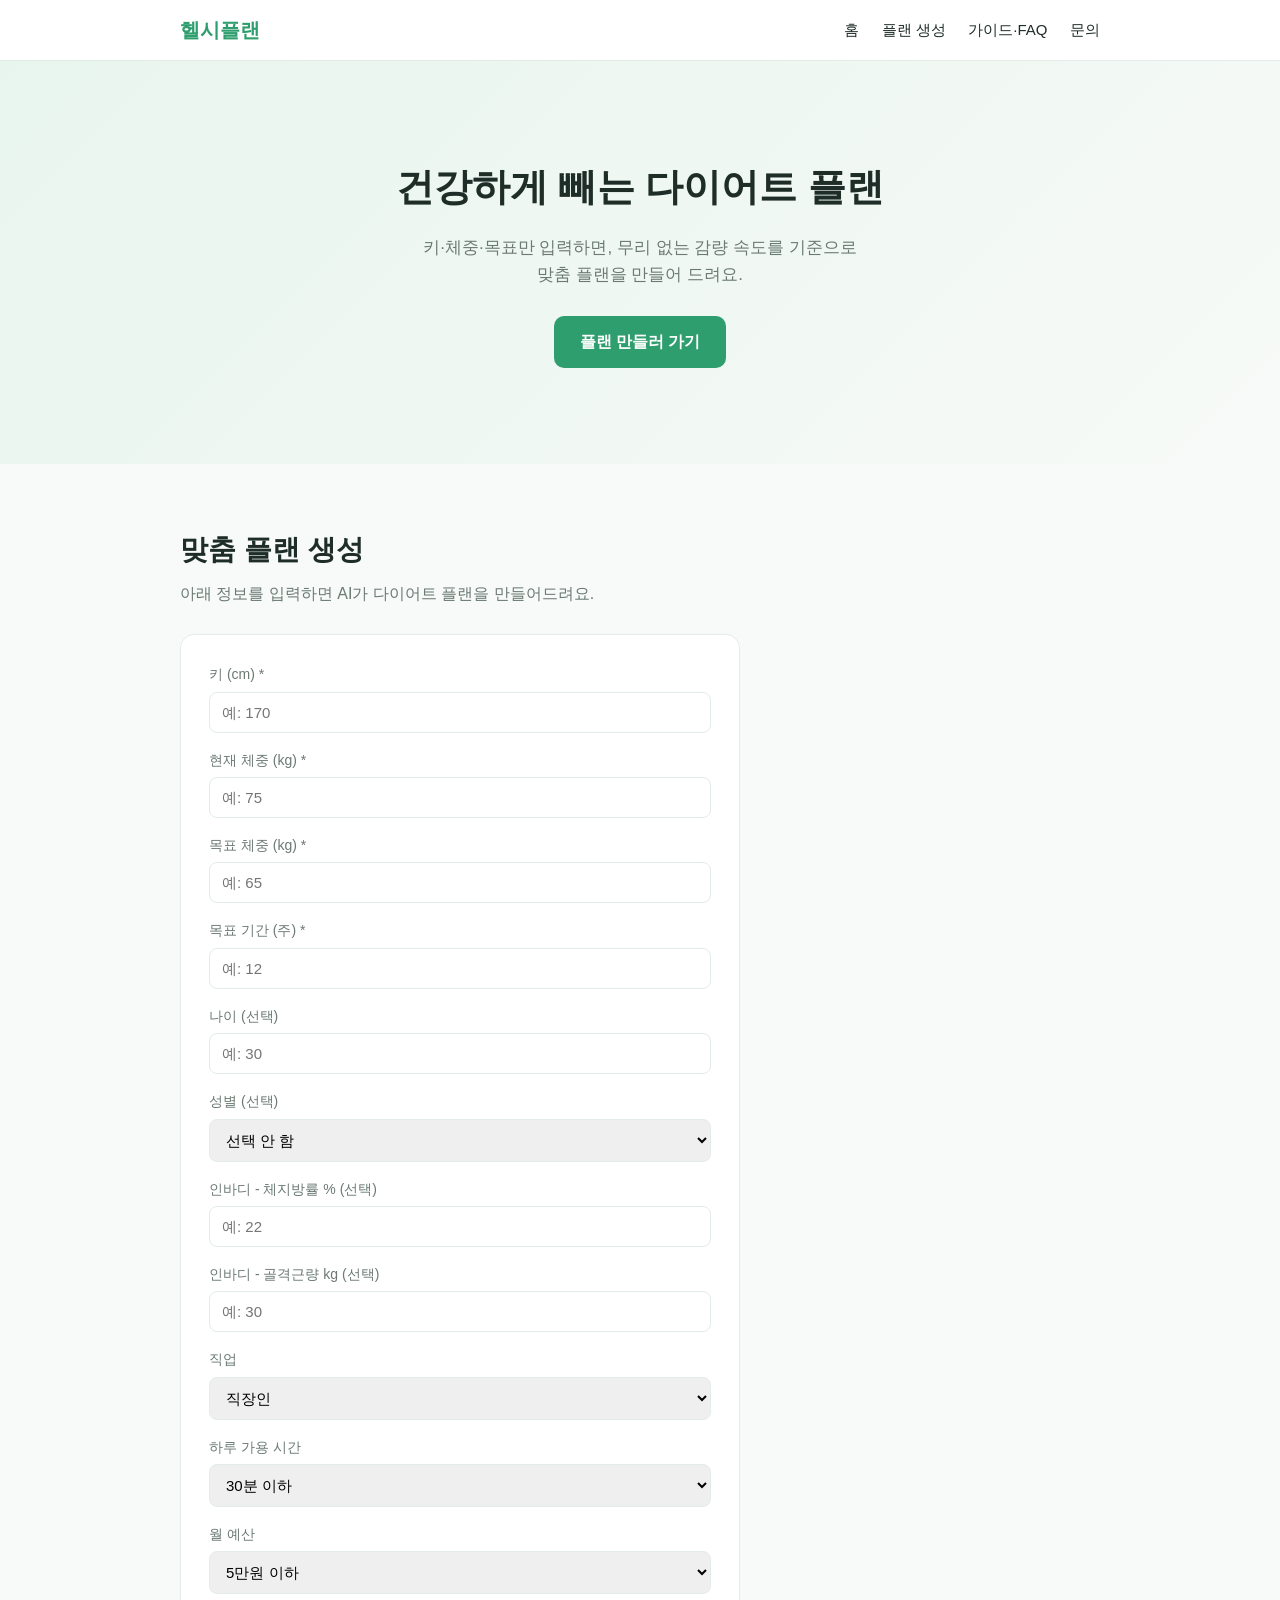
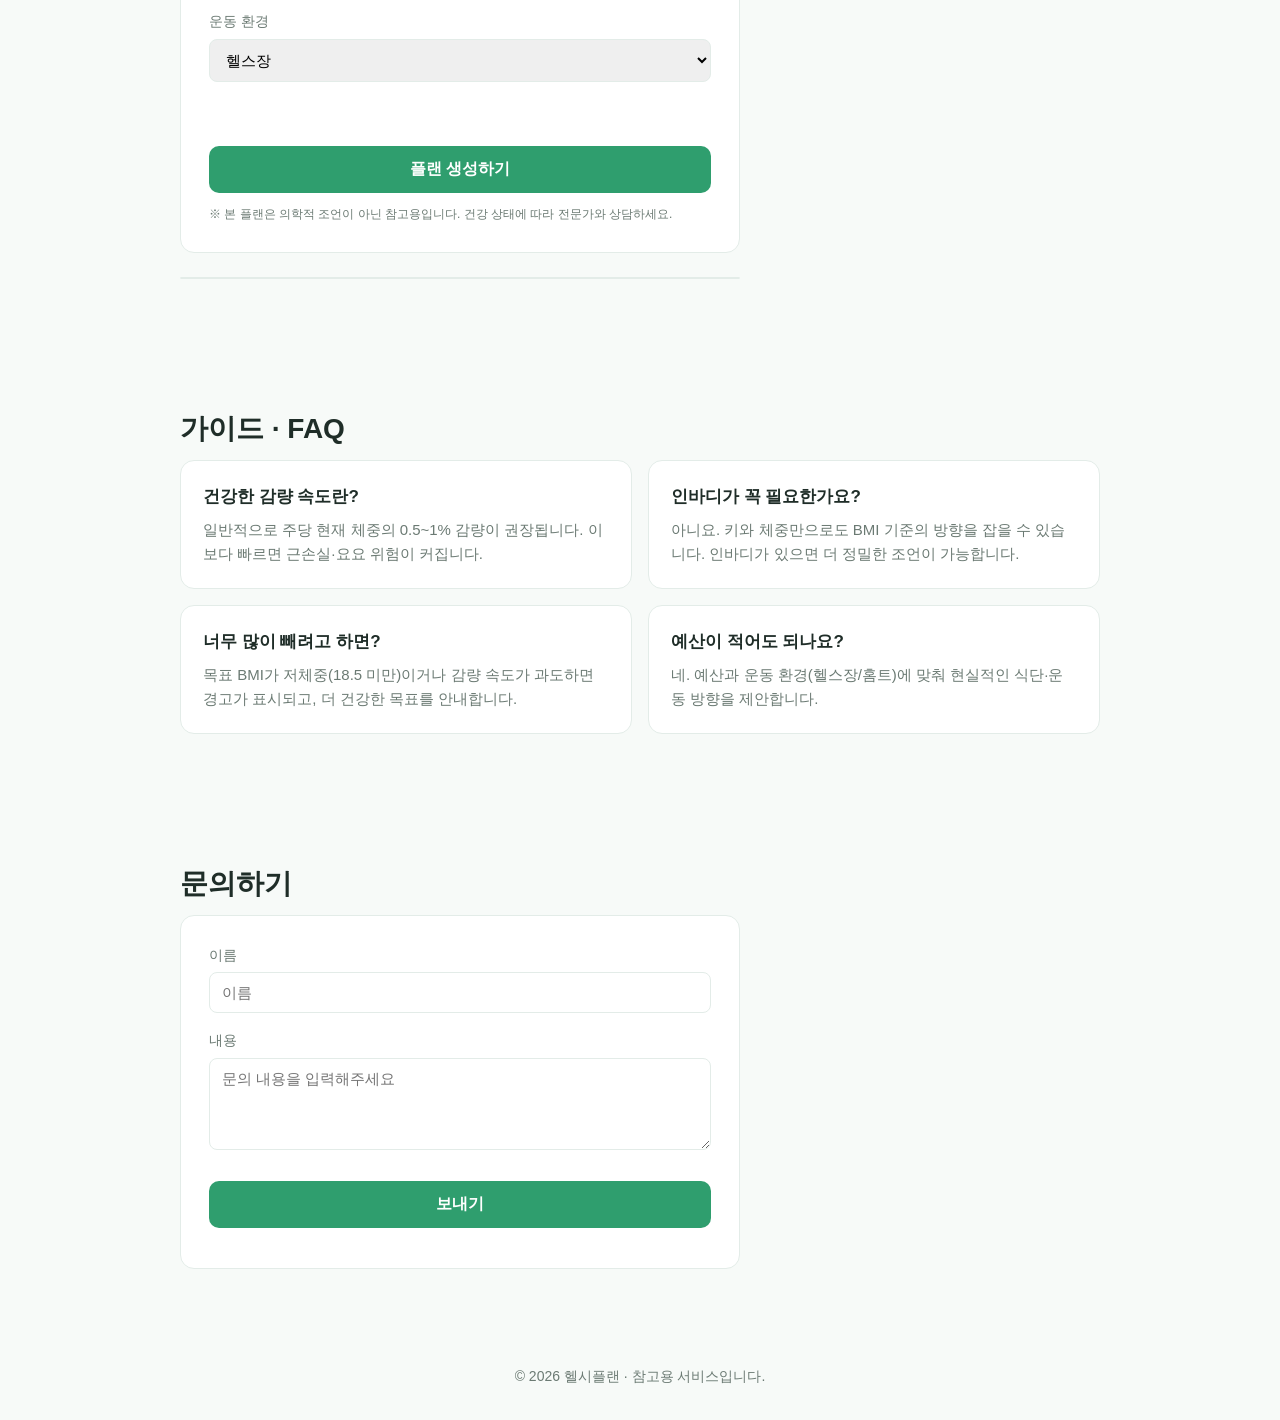
<file: index.html>
<!DOCTYPE html>
<html lang="ko">
<head>
  <meta charset="UTF-8" />
  <meta name="viewport" content="width=device-width, initial-scale=1.0" />
  <title>헬시플랜 — 건강한 다이어트 플랜</title>
  <link rel="stylesheet" href="css/style.css" />
</head>
<body>
  <!-- 네비게이션 -->
  <header class="nav">
    <div class="nav__inner">
      <a href="#hero" class="nav__logo">헬시플랜</a>
      <nav class="nav__menu">
        <a href="#hero">홈</a>
        <a href="#plan">플랜 생성</a>
        <a href="#guide">가이드·FAQ</a>
        <a href="#contact">문의</a>
      </nav>
    </div>
  </header>

  <!-- 1. 메인 (Hero) -->
  <section id="hero" class="hero">
    <div class="hero__content">
      <h1>건강하게 빼는 다이어트 플랜</h1>
      <p>키·체중·목표만 입력하면, 무리 없는 감량 속도를 기준으로<br />맞춤 플랜을 만들어 드려요.</p>
      <a href="#plan" class="btn btn--primary">플랜 만들러 가기</a>
    </div>
  </section>

  <!-- 2. 플랜 생성 (AI) -->
  <section id="plan" class="plan">
    <h2>맞춤 플랜 생성</h2>
    <p class="section__desc">아래 정보를 입력하면 AI가 다이어트 플랜을 만들어드려요.</p>

    <div class="form">
      <div class="form__row">
        <label>키 (cm) *</label>
        <input type="number" id="height" placeholder="예: 170" />
      </div>
      <div class="form__row">
        <label>현재 체중 (kg) *</label>
        <input type="number" id="weight" placeholder="예: 75" />
      </div>
      <div class="form__row">
        <label>목표 체중 (kg) *</label>
        <input type="number" id="target" placeholder="예: 65" />
      </div>
      <div class="form__row">
        <label>목표 기간 (주) *</label>
        <input type="number" id="weeks" placeholder="예: 12" />
      </div>

      <div class="form__row">
        <label>나이 (선택)</label>
        <input type="number" id="age" placeholder="예: 30" />
      </div>
      <div class="form__row">
        <label>성별 (선택)</label>
        <select id="gender">
          <option value="">선택 안 함</option>
          <option value="남성">남성</option>
          <option value="여성">여성</option>
        </select>
      </div>
      <div class="form__row">
        <label>인바디 - 체지방률 % (선택)</label>
        <input type="number" id="bodyfat" placeholder="예: 22" />
      </div>
      <div class="form__row">
        <label>인바디 - 골격근량 kg (선택)</label>
        <input type="number" id="muscle" placeholder="예: 30" />
      </div>

      <div class="form__row">
        <label>직업</label>
        <select id="job">
          <option value="직장인">직장인</option>
          <option value="학생">학생</option>
          <option value="기타">기타</option>
        </select>
      </div>
      <div class="form__row">
        <label>하루 가용 시간</label>
        <select id="time">
          <option value="30분 이하">30분 이하</option>
          <option value="1시간">1시간</option>
          <option value="2시간 이상">2시간 이상</option>
        </select>
      </div>
      <div class="form__row">
        <label>월 예산</label>
        <select id="budget">
          <option value="5만원 이하">5만원 이하</option>
          <option value="5~15만원">5~15만원</option>
          <option value="15만원 이상">15만원 이상</option>
        </select>
      </div>
      <div class="form__row">
        <label>운동 환경</label>
        <select id="place">
          <option value="헬스장">헬스장</option>
          <option value="홈트">홈트</option>
        </select>
      </div>

      <div id="bmiBox" class="bmi-box"></div>

      <button id="generateBtn" class="btn btn--primary btn--full">플랜 생성하기</button>
      <p class="disclaimer">※ 본 플랜은 의학적 조언이 아닌 참고용입니다. 건강 상태에 따라 전문가와 상담하세요.</p>
    </div>

    <div id="result" class="result"></div>
  </section>

  <!-- 3. 가이드 / FAQ -->
  <section id="guide" class="guide">
    <h2>가이드 · FAQ</h2>
    <div class="guide__grid">
      <div class="card">
        <h3>건강한 감량 속도란?</h3>
        <p>일반적으로 주당 현재 체중의 0.5~1% 감량이 권장됩니다. 이보다 빠르면 근손실·요요 위험이 커집니다.</p>
      </div>
      <div class="card">
        <h3>인바디가 꼭 필요한가요?</h3>
        <p>아니요. 키와 체중만으로도 BMI 기준의 방향을 잡을 수 있습니다. 인바디가 있으면 더 정밀한 조언이 가능합니다.</p>
      </div>
      <div class="card">
        <h3>너무 많이 빼려고 하면?</h3>
        <p>목표 BMI가 저체중(18.5 미만)이거나 감량 속도가 과도하면 경고가 표시되고, 더 건강한 목표를 안내합니다.</p>
      </div>
      <div class="card">
        <h3>예산이 적어도 되나요?</h3>
        <p>네. 예산과 운동 환경(헬스장/홈트)에 맞춰 현실적인 식단·운동 방향을 제안합니다.</p>
      </div>
    </div>
  </section>

  <!-- 4. 문의하기 -->
  <section id="contact" class="contact">
    <h2>문의하기</h2>
    <div class="form">
      <div class="form__row">
        <label>이름</label>
        <input type="text" id="c_name" placeholder="이름" />
      </div>
      <div class="form__row">
        <label>내용</label>
        <textarea id="c_msg" rows="4" placeholder="문의 내용을 입력해주세요"></textarea>
      </div>
      <button id="contactBtn" class="btn btn--primary btn--full">보내기</button>
      <p id="contactMsg" class="contact__msg"></p>
    </div>
  </section>

  <footer class="footer">
    <p>© 2026 헬시플랜 · 참고용 서비스입니다.</p>
  </footer>

  <script src="js/main.js"></script>
</body>
</html>
</file>
<file: css/style.css>
* { margin: 0; padding: 0; box-sizing: border-box; }

:root {
  --green: #2f9e6e;
  --green-dark: #24805a;
  --bg: #f7faf8;
  --text: #1f2d28;
  --muted: #6b7a73;
  --card: #ffffff;
  --border: #e3ece8;
}

body {
  font-family: 'Segoe UI', 'Apple SD Gothic Neo', sans-serif;
  color: var(--text);
  background: var(--bg);
  line-height: 1.6;
}

/* 네비게이션 */
.nav {
  position: sticky; top: 0; z-index: 100;
  background: #fff; border-bottom: 1px solid var(--border);
}
.nav__inner {
  max-width: 960px; margin: 0 auto; padding: 14px 20px;
  display: flex; align-items: center; justify-content: space-between;
}
.nav__logo { font-weight: 700; font-size: 20px; color: var(--green); text-decoration: none; }
.nav__menu a {
  margin-left: 18px; text-decoration: none; color: var(--text); font-size: 15px;
}
.nav__menu a:hover { color: var(--green); }

/* 공통 섹션 */
section { max-width: 960px; margin: 0 auto; padding: 64px 20px; }
section h2 { font-size: 28px; margin-bottom: 8px; }
.section__desc { color: var(--muted); margin-bottom: 28px; }

/* Hero */
.hero {
  max-width: none; background: linear-gradient(135deg, #e8f5ee, #f7faf8);
  text-align: center; padding: 96px 20px;
}
.hero__content { max-width: 640px; margin: 0 auto; }
.hero h1 { font-size: 38px; margin-bottom: 16px; }
.hero p { color: var(--muted); font-size: 17px; margin-bottom: 28px; }

/* 버튼 */
.btn {
  display: inline-block; padding: 13px 26px; border: none; border-radius: 10px;
  font-size: 16px; cursor: pointer; text-decoration: none; font-weight: 600;
}
.btn--primary { background: var(--green); color: #fff; }
.btn--primary:hover { background: var(--green-dark); }
.btn--full { width: 100%; margin-top: 8px; }

/* 폼 */
.form { max-width: 560px; background: var(--card); padding: 28px; border-radius: 14px; border: 1px solid var(--border); }
.form__row { margin-bottom: 16px; }
.form__row label { display: block; font-size: 14px; margin-bottom: 6px; color: var(--muted); }
.form__row input, .form__row select, .form__row textarea {
  width: 100%; padding: 11px 12px; border: 1px solid var(--border);
  border-radius: 8px; font-size: 15px; font-family: inherit;
}
.form__row input:focus, .form__row select:focus, .form__row textarea:focus {
  outline: none; border-color: var(--green);
}

.bmi-box { margin: 8px 0 16px; font-size: 15px; min-height: 24px; }
.bmi-box .warn { color: #c0392b; font-weight: 600; }
.bmi-box .ok { color: var(--green-dark); font-weight: 600; }

.disclaimer { font-size: 12px; color: var(--muted); margin-top: 12px; }

/* 결과 */
.result { max-width: 560px; margin-top: 24px; white-space: pre-wrap;
  background: #fff; border: 1px solid var(--border); border-radius: 14px;
  padding: 0; }
.result:not(:empty) { padding: 24px; }
.result .loading { color: var(--muted); }
.result .err { color: #c0392b; }

/* 가이드 */
.guide__grid { display: grid; grid-template-columns: 1fr 1fr; gap: 16px; }
.card { background: var(--card); border: 1px solid var(--border); border-radius: 14px; padding: 22px; }
.card h3 { font-size: 17px; margin-bottom: 8px; }
.card p { color: var(--muted); font-size: 15px; }

/* 문의 */
.contact__msg { margin-top: 12px; font-size: 14px; color: var(--green-dark); }

/* 푸터 */
.footer { text-align: center; padding: 32px; color: var(--muted); font-size: 14px; }

/* 반응형 */
@media (max-width: 720px) {
  .hero h1 { font-size: 30px; }
  .guide__grid { grid-template-columns: 1fr; }
  .nav__menu a { margin-left: 12px; font-size: 14px; }
  section { padding: 48px 16px; }
}
@media (max-width: 480px) {
  .nav__inner { flex-direction: column; gap: 8px; }
  .nav__menu a { margin: 0 8px; }
  .hero h1 { font-size: 26px; }
}
</file>
